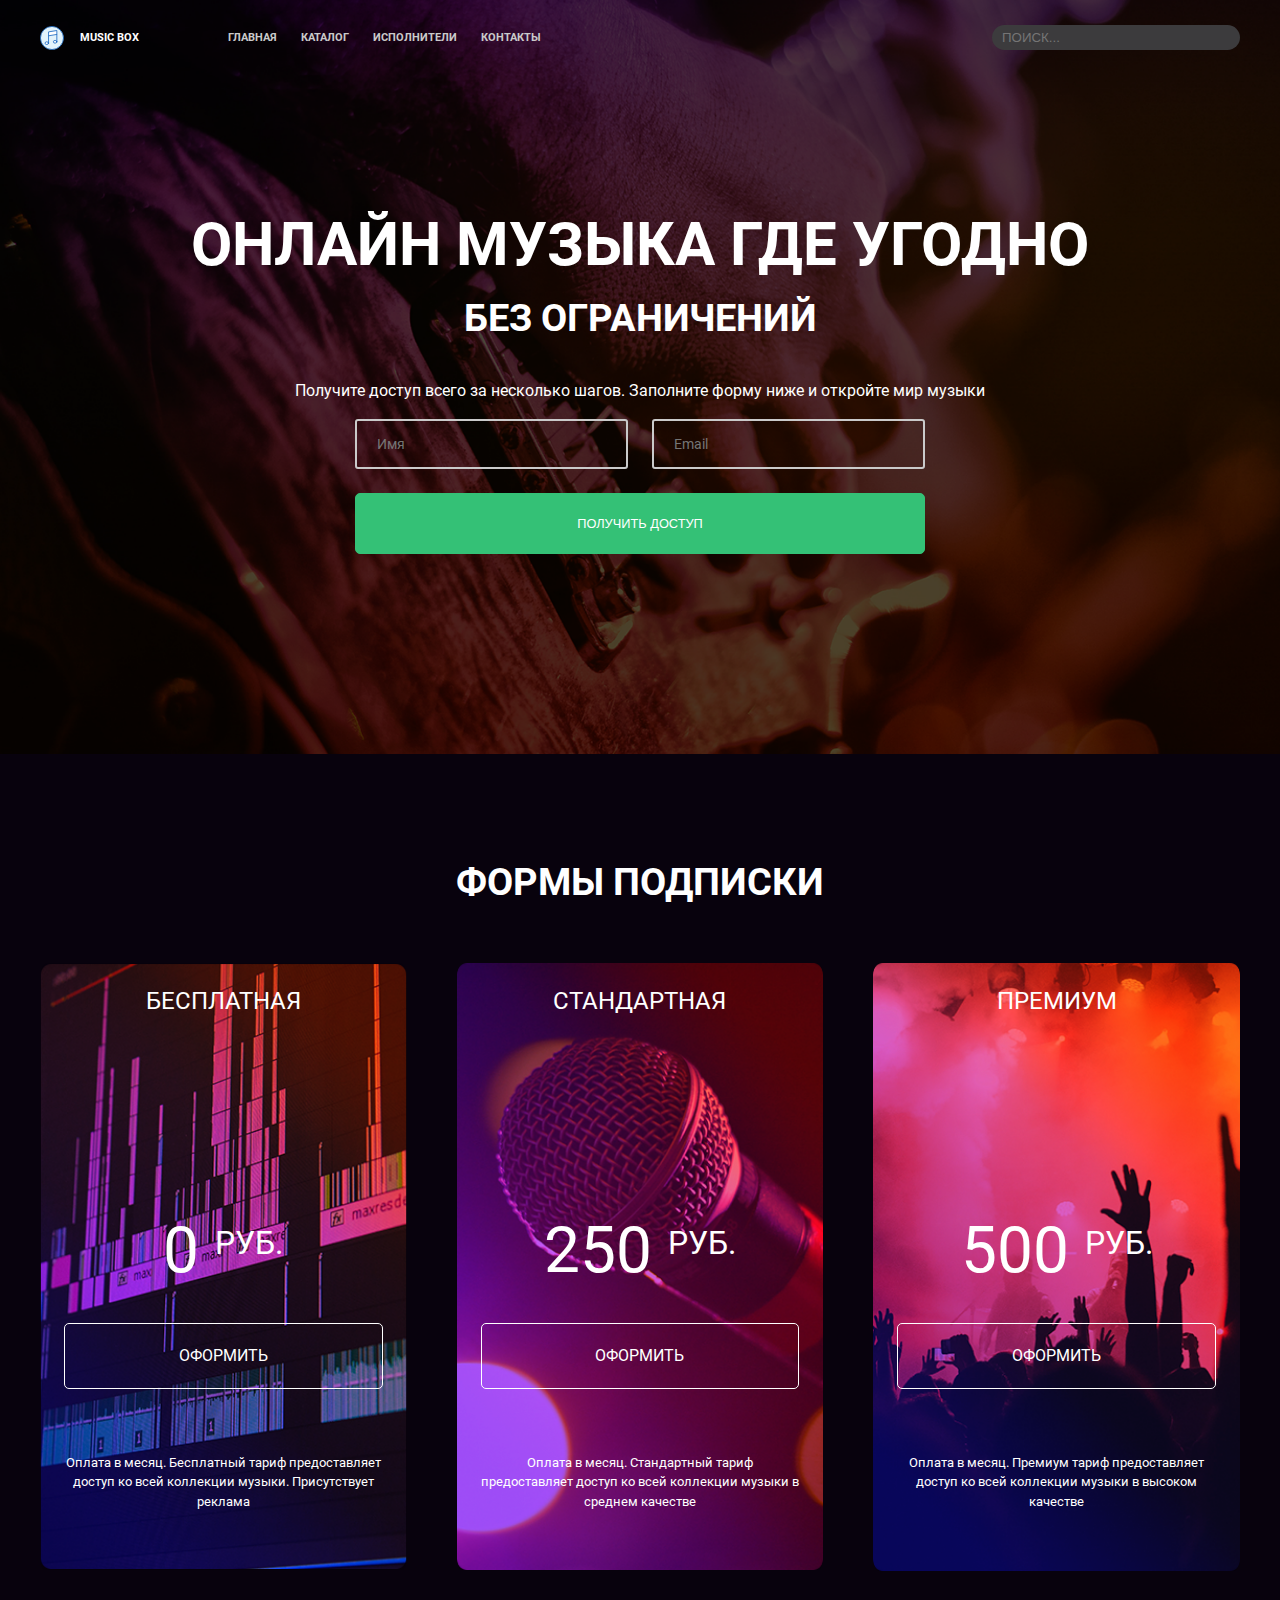
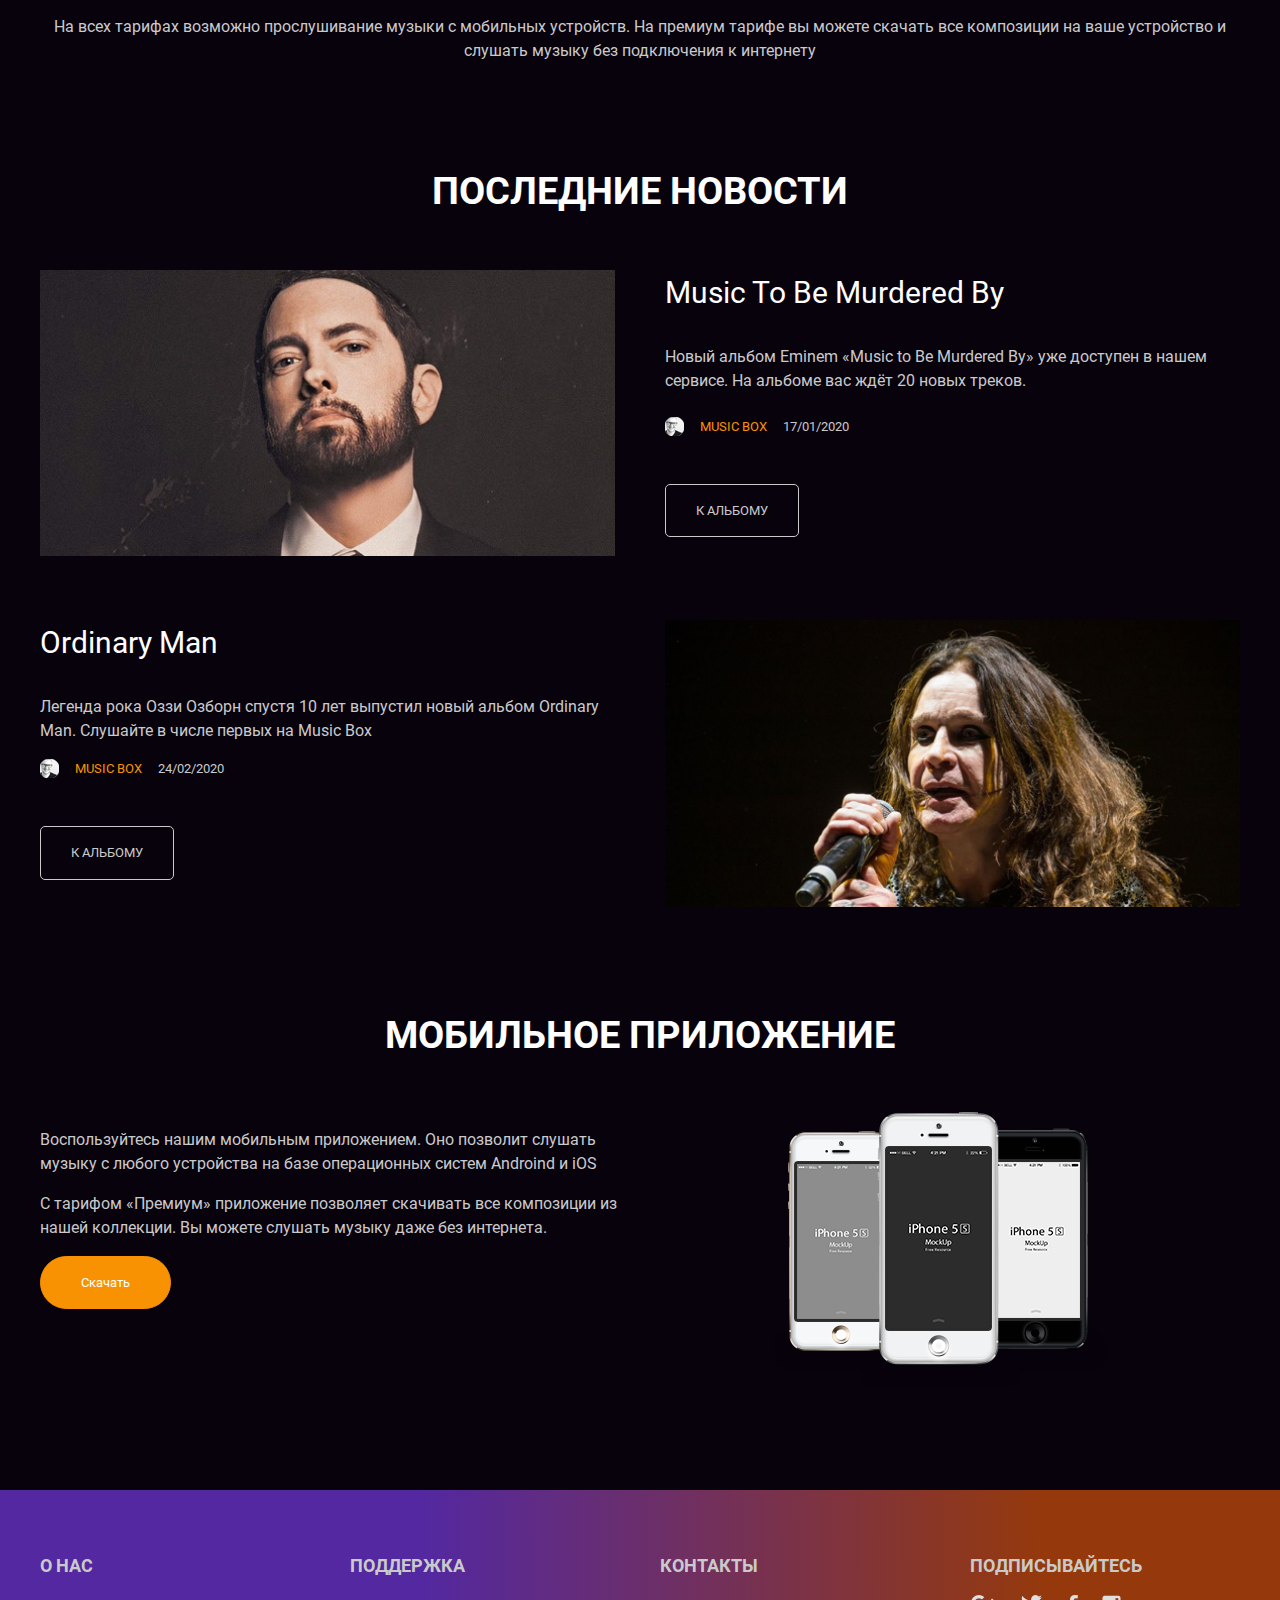
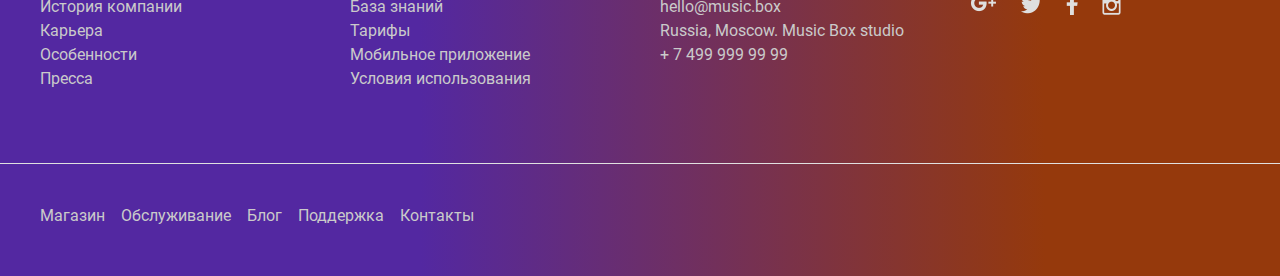
<file: src/index.html>
<!DOCTYPE html>
<html lang="ru">
<head>
  <meta charset="UTF-8">
  <meta name="viewport" content="width=device-width, initial-scale=1.0">
  <meta http-equiv="X-UA-Compatible" content="ie=edge">
  <link rel="stylesheet" href="./css/app.css">

  <title>Music Box - qwaz</title>

</head>
<body class="relative">
  <header class="absolute flex row-gap-16 justify-between header-position maxw-1240 w-100pr">
    <div class="logo-link flex no-wrap uppercase bold ml-20">
      <img class="logo mr-16" src="./images/logo.svg" alt="MusicBox Logo">
      <span class="header-text l-h-16">Music Box</span>
    </div>
    <nav class="navigation flex-grow ml-20"> 
      <ul class="header-text menu flex max-content column-gap-24 uppercase bold">
        <li class="l-h-16"><a class="menu-link" href="#">Главная</a></li>
        <li class="l-h-16"><a class="menu-link" href="#">Каталог</a></li>
        <li class="l-h-16"><a class="menu-link" href="artist.html">Исполнители</a></li>
        <li class="l-h-16"><a class="menu-link" href="#">Контакты</a></li>
      </ul>
    </nav>
    <form action="#" class="form-search mx-20">
      <label for="search" class="sr-only">Поиск</label>
      <input type="text" name="search" id="search" class="input-search uppercase pl-10" placeholder="Поиск...">
    </form>
  </header>
  <main>
    <section id="page-description" class="background-main py-200">
      <div class="mx-auto maxw-1240 px-20">
        <h1 class="bold uppercase center text-white">Онлайн музыка где угодно</h1>
        <h2 class="bold uppercase center mb-32-adaptive text-white">Без ограничений</h2>
        <p class="center mb-16 text-white text-size-16">Получите доступ всего за несколько шагов. Заполните форму ниже и откройте мир музыки</p>
        <form action="#" class="grid-form mx-auto maxw-570">
          <label for="user-name" class="sr-only">Имя пользователя:</label>
          <input type="text" name="user-name" id="user-name" class="input-main bold pl-20" placeholder="Имя">
          <label for="user-email" class="sr-only">E-mail:</label>
          <input type="e-mail" name="user-email" id="user-email" class="input-main bold pl-20" placeholder="Email">
          <button type="submit" class="btn btn-access btn-green uppercase span-2 text-small">Получить доступ</button>
        </form>
      </div>
    </section>
    <section id="page-pricing" class="px-20 mx-auto pt-100 maxw-1200">
      <h2 class="text-white uppercase bold center mb-48">Формы подписки</h2>
      <div class="prices grid mb-40">
        <div class="pricing-item bg-free">
          <h3 class="uppercase center text-white mb-200">Бесплатная</h3>
          <div class="pricing-container mb-40">
            <span class="pricing-value inline-block text-white mr-16">0</span>
            <span class="pricing-curency inline-block uppercase text-white">руб.</span>
          </div>
          <a href="#" class="btn btn-white uppercase text-size-16 mb-64">Оформить</a>
          <p class="pricing-footer center text-white text-small mb-40">Оплата в месяц. Бесплатный тариф предоставляет доступ ко всей коллекции музыки. Присутствует реклама</p>
        </div>
        <div class="pricing-item bg-standard">
          <h3 class="uppercase center text-white mb-200">Стандартная</h3>
          <div class="pricing-container mb-40">
            <span class="pricing-value inline-block text-white mr-16">250</span>
            <span class="pricing-curency inline-block uppercase text-white">руб.</span>
          </div>
          <a href="#" class="btn btn-white uppercase text-size-16 mb-64">Оформить</a>
          <p class="pricing-footer center text-white text-small mb-40">Оплата в месяц. Стандартный тариф предоставляет доступ ко всей коллекции музыки в среднем качестве</p>
        </div>
        <div class="pricing-item bg-premium">
          <h3 class="uppercase center text-white mb-200">Премиум</h3>
          <div class="pricing-container mb-40">
            <span class="pricing-value inline-block text-white mr-16">500</span>
            <span class="pricing-curency inline-block uppercase text-white">руб.</span>
          </div>
          <a href="#" class="btn btn-white uppercase text-size-16 mb-64">Оформить</a>
          <p class="pricing-footer center text-white text-small mb-40">Оплата в месяц. Премиум тариф предоставляет доступ ко всей коллекции музыки в высоком качестве</p>
        </div>
      </div>
      <p class="center text-size-16">На всех тарифах возможно прослушивание музыки с мобильных устройств. На премиум тарифе вы можете скачать все композиции на ваше устройство и слушать музыку без подключения к интернету</p>
    </section>
    <section id="page-news" class="px-20 mx-auto pt-100 maxw-1200">
      <h2 class="text-white uppercase bold center mb-50">Последние новости</h2>
      <div class="news-item grid-news">
        <img class="news-image mx-auto" src="./images/Music_to_Be_Murdered_By.png" alt="Eminem">
        <div class="news-content">
          <div class="news-body">
            <h3 class="news-heading text-white text-size-30-adaptive capitalized mb-30">Music to Be Murdered By</h3>
            <p class="text-size-16 mb-24">Новый альбом Eminem «Music to Be Murdered By» уже доступен в нашем сервисе. На альбоме вас ждёт 20 новых треков.</p>
          </div>
          <div class="news-footer">
            <div class="news-author flex no-wrap mb-48">
              <img class="w-19 mr-16" src="./images/avatar.png" alt="Автор">
              <span class="text-orange text-small mr-16">MUSIC BOX</span>
              <time class="text-small" datetime="2020-01-17">17/01/2020</time>
            </div>
            <a href="" class="btn btn-news text-small uppercase">К альбому</a>
          </div>
        </div>
      </div>
      <div class="news-item grid-news">
        <img class="news-image mx-auto" src="./images/Ordinary_Man.png" alt="Ozzy">
        <div class="news-content">
          <div class="news-body">
            <h3 class="news-heading text-white text-size-30-adaptive capitalized mb-30">Ordinary Man</h3>
            <p class="text-size-16 mb-16">Легенда рока Оззи Озборн спустя 10 лет выпустил новый альбом Ordinary Man. Слушайте в числе первых на Music Box</p>
          </div>
          <div class="news-footer">
            <div class="news-author flex no-wrap mb-48">
              <img class="w-19 mr-16" src="./images/avatar.png" alt="Автор">
              <span class="text-orange text-small mr-16">MUSIC BOX</span>
              <time class="text-small" datetime="2020-02-24">24/02/2020</time>
            </div>
            <a href="" class="btn btn-news text-small uppercase">К альбому</a>
          </div>
        </div>
      </div>
    </section>
    <section id="page-app" class="px-20 mx-auto pt-100 mb-100 maxw-1200">
      <h2 class="text-white uppercase bold center mb-48">Мобильное приложение</h2>
      <div class="flex app-flex">
        <img class="d-block mx-auto" src="./images/iphone.png" alt="iPhone">
        <div class="text-wrapper maxw-600">
          <p class="text-size-16 mt-16">Воспользуйтесь нашим мобильным приложением. Оно позволит слушать музыку с любого устройства на базе операционных систем Androind и iOS</p>
          <p class="text-size-16 mt-16 mb-16">С тарифом «Премиум» приложение позволяет скачивать все композиции из нашей коллекции. Вы можете слушать музыку даже без интернета.</p>
          <a href="" class="btn btn-app text-small text-white">Скачать</a>
        </div>
      </div>
    </section>
  </main>
  <footer class="bg-gradient">
    <div class="grid-footer  maxw-1200 mx-auto px-20 top-footer">
      <div class="link-list">
        <h2 class="h-size-18 bold uppercase mb-16">О нас</h2>
        <ul>
          <li class="text-size-16"><a class="menu-link" href="#">История компании</a></li>
          <li class="text-size-16"><a class="menu-link" href="#">Карьера</a></li>
          <li class="text-size-16"><a class="menu-link" href="#">Особенности</a></li>
          <li class="text-size-16"><a class="menu-link" href="#">Пресса</a></li>
        </ul>
      </div>
      <div class="link-list">
        <h2 class="h-size-18 bold uppercase mb-16">Поддержка</h2>
        <ul>
          <li class="text-size-16"><a class="menu-link" href="#">База знаний</a></li>
          <li class="text-size-16"><a class="menu-link" href="#">Тарифы</a></li>
          <li class="text-size-16"><a class="menu-link" href="#">Мобильное приложение</a></li>
          <li class="text-size-16"><a class="menu-link" href="#">Условия использования</a></li>
        </ul>
      </div>
      <div class="link-list">
        <h2 class="h-size-18 bold uppercase mb-16">Контакты</h2>
        <a class="menu-link text-size-16" href="mailto:hello@music.box">hello@music.box</a>
        <p class="text-size-16">Russia, Moscow. Music Box studio</p>
        <a class="menu-link" href="tel:+7499999999">+ 7 499 999 99 99</a>
      </div>
      <div class="link-list">
        <h2 class="h-size-18 bold uppercase mb-16">Подписывайтесь</h2>
        <div class="flex no-wrap column-gap-24">
          <a class="text-size-16 h-24" href="#"><img class="my-auto" src="./images/GooglePlus.png" alt="Google+"></a>
          <a class="text-size-16 h-24" href="#"><img src="./images/Twitter.png" alt="Twitter"></a>
          <a class="text-size-16 h-24" href="#"><img src="./images/Facebook.png" alt="Facebook"></a>
          <a class="text-size-16 h-24" href="#"><img src="./images/Instagram.png" alt="Instagram"></a>
        </div>
      </div>
    </div>
    <div class="footer-menu bottom-footer">
      <div class="flex flex-row-adaptive gap-16 maxw-1200 mx-auto px-20">
        <a class="menu-link d-block text-size-16" href="#">Магазин</a>
        <a class="menu-link d-block text-size-16" href="#">Обслуживание</a>
        <a class="menu-link d-block text-size-16" href="#">Блог</a>
        <a class="menu-link d-block text-size-16" href="#">Поддержка</a>
        <a class="menu-link d-block text-size-16" href="#">Контакты</a>
      </div>
    </div>
  </footer>
</body>
</html>
</file>
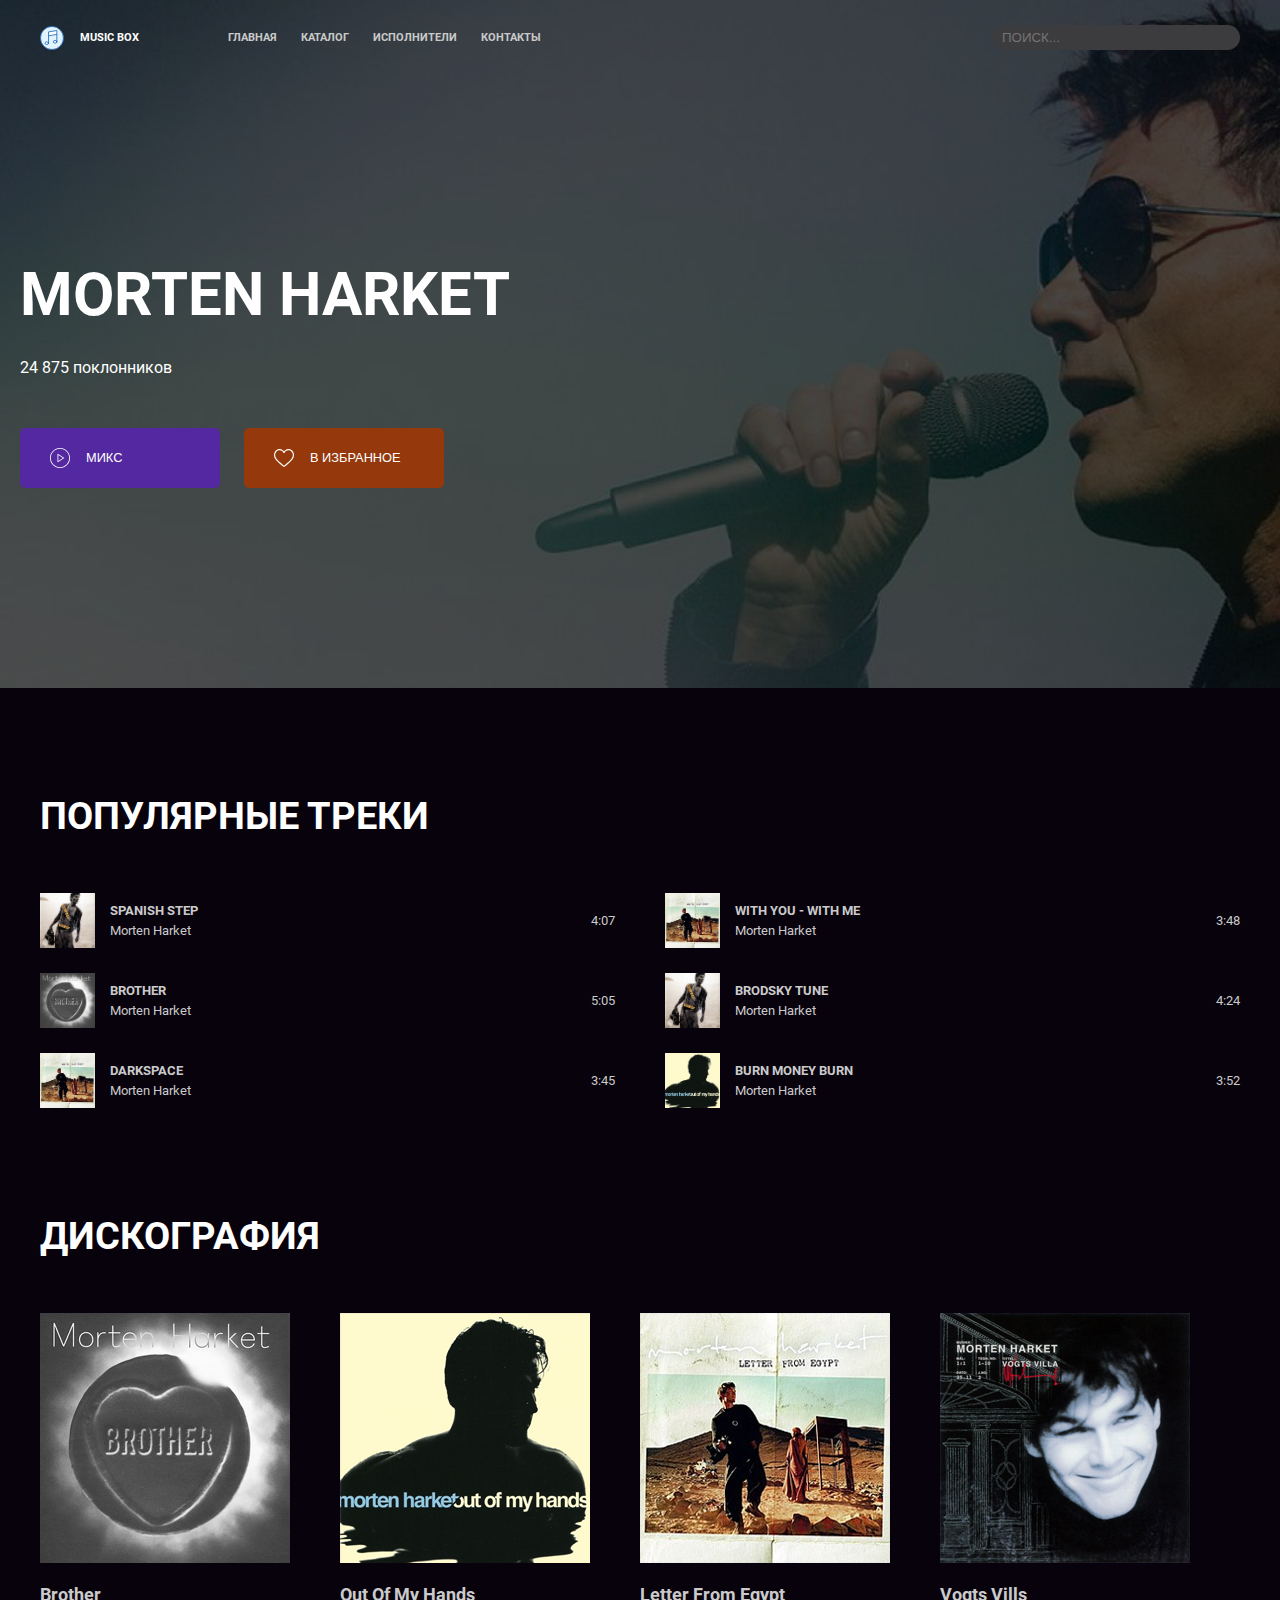
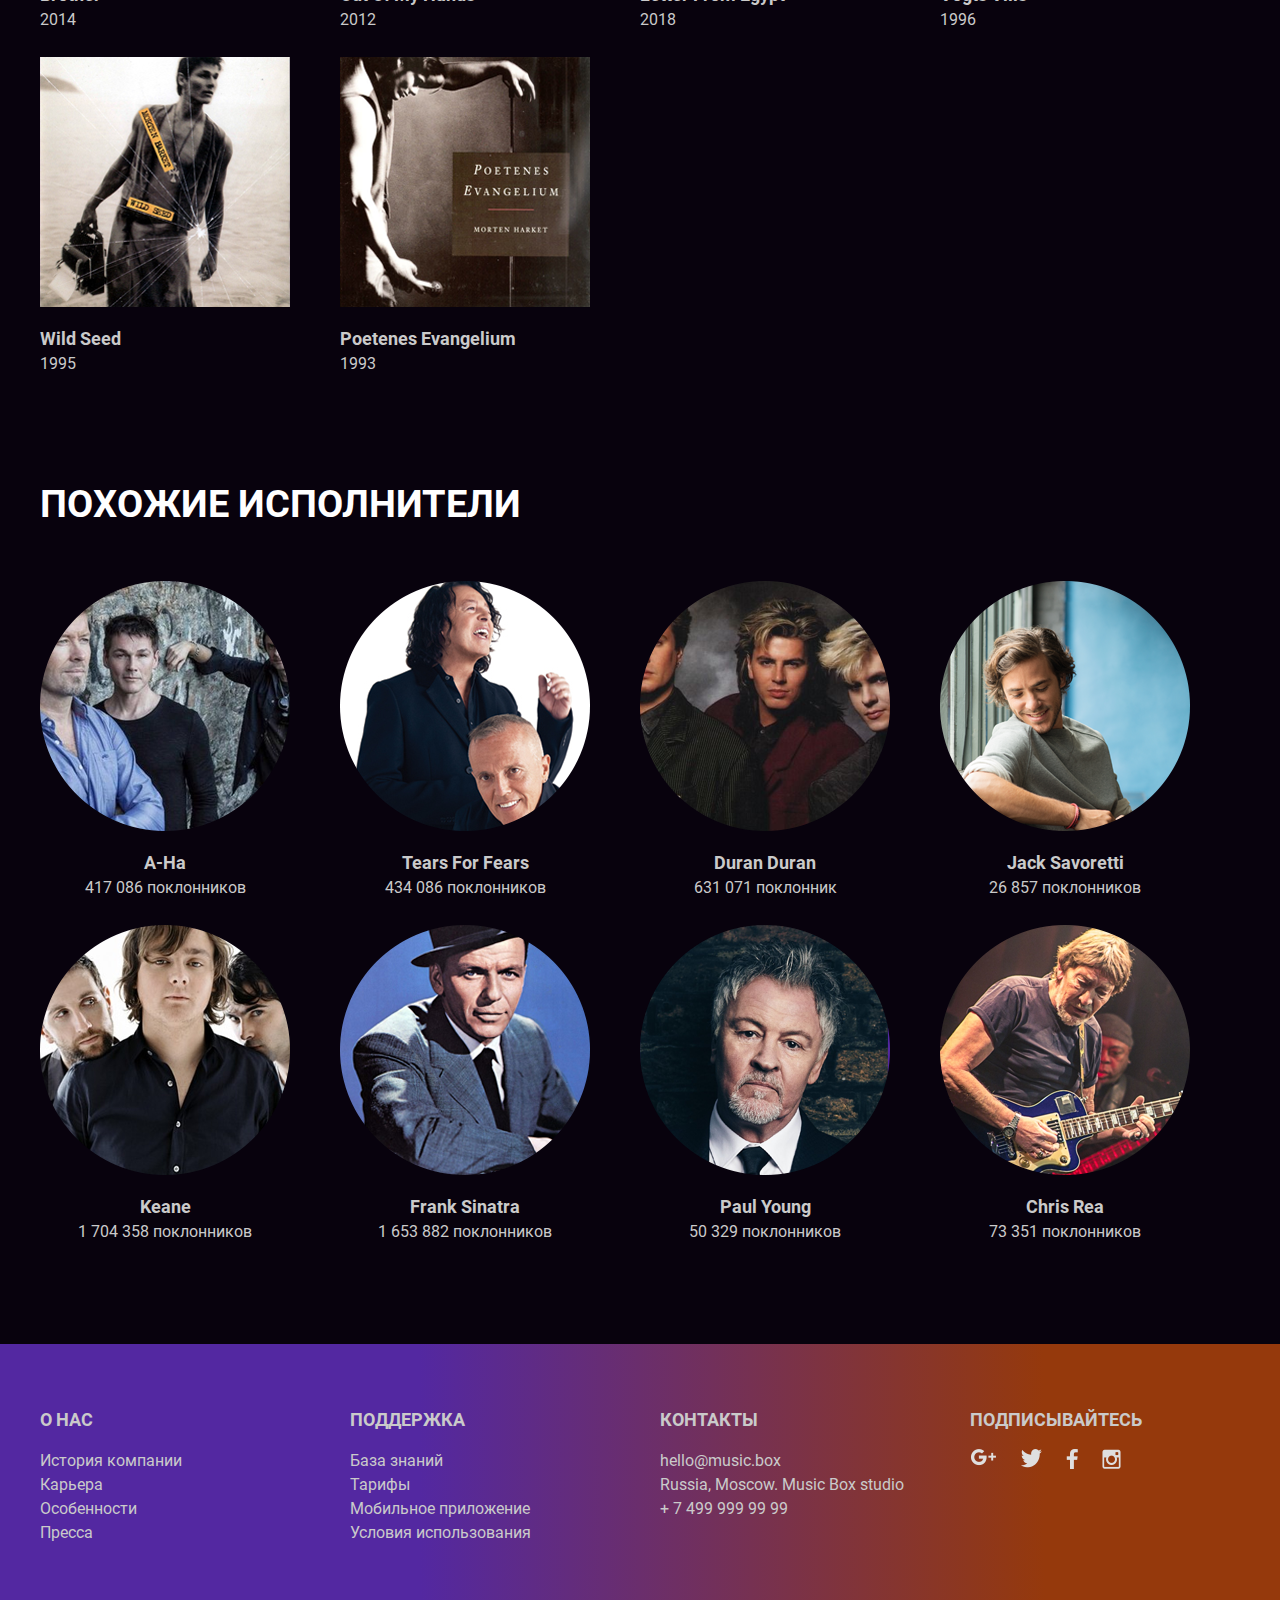
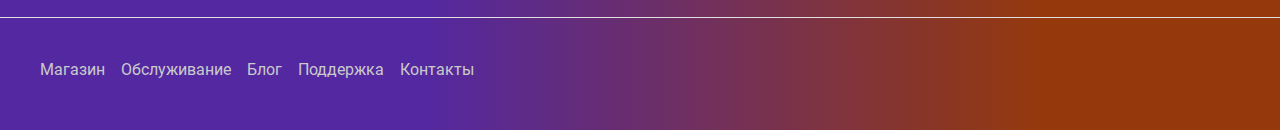
<file: src/artist.html>
<!DOCTYPE html>
<html lang="ru">

<head>
  <meta charset="UTF-8">
  <meta name="viewport" content="width=device-width, initial-scale=1.0">
  <meta http-equiv="X-UA-Compatible" content="ie=edge">
  <link rel="stylesheet" href="./css/artist.css">
  <title>Music Box - qwaz</title>

</head>

<body>
  <header class="absolute flex row-gap-16 justify-between header-position maxw-1240 w-100pr">
    <div class="logo-link flex no-wrap uppercase bold ml-20">
      <img class="logo mr-16" src="./images/logo.svg" alt="MusicBox Logo">
      <span class="header-text l-h-16">Music Box</span>
    </div>
    <nav class="navigation flex-grow ml-20">
      <ul class="header-text menu flex max-content column-gap-24 uppercase bold">
        <li class="l-h-16"><a class="menu-link" href="index.html">Главная</a></li>
        <li class="l-h-16"><a class="menu-link" href="#">Каталог</a></li>
        <li class="l-h-16"><a class="menu-link" href="#">Исполнители</a></li>
        <li class="l-h-16"><a class="menu-link" href="#">Контакты</a></li>
      </ul>
    </nav>
    <form action="#" class="form-search mx-20">
      <label for="search" class="sr-only">Поиск</label>
      <input type="text" name="search" id="search" class="input-search uppercase pl-10" placeholder="Поиск...">
    </form>
  </header>
  <!-- Main section -->
  <main>
    <section id="page-description" class="background-artist py-200">
      <div class="mx-auto maxw-1240 px-20">
        <h1 class="bold uppercase text-white mb-16 mt-50-adaptive">Morten Harket</h1>
        <p class="mb-16 text-white text-size-16 mb-48">24 875 поклонников</p>
        <div class="flex column-gap-24 row-gap-24">
          <button class="btn btn-purple flex text-small uppercase w-200 py-20 px-30" type="button">
            <img class="btn-icon mr-16" src="./images/play-button.svg" alt="Play">Микс
          </button>
          <button class="btn btn-red flex text-small uppercase w-200 py-20 px-30" type="button">
            <img class="btn-icon mr-16" src="./images/heart.svg" alt="Add to Favorites">В избранное
          </button>
        </div>
      </div>
    </section>
    <section id="page-popular-track" class="px-20 mx-auto pt-100 maxw-1200">
      <h2 class="bold uppercase text-white mb-48">Популярные треки</h2>
      <div class="grid-tracks">
        <div class="popular-track grid-track-item">
          <img class="album-cover-small" src="./images/Wild_Seed.png" alt="Wild Seed album">
          <div class="max-content">
            <h3 class="text-small uppercase bold">Spanish Step</h3>
            <p class="artist-name text-small">Morten Harket</p>
          </div>
          <div class="track-duration text-small max-content">4:07</div>
        </div>
        <div class="popular-track grid-track-item">
          <img class="album-cover-small" src="./images/Letter_from_Egypt.png" alt="Letter from Egypt">
          <div class=" max-content">
            <h3 class="text-small uppercase bold">With You - With Me</h3>
            <p class="artist-name text-small">Morten Harket</p>
          </div>
          <div class="track-duration text-small">3:48</div>
        </div>
        <div class="popular-track grid-track-item">
          <img class="album-cover-small" src="./images/Brother.png" alt="Brother album">
          <div class="max-content">
            <h3 class="text-small uppercase bold">Brother</h3>
            <p class="artist-name text-small">Morten Harket</p>
          </div>
          <div class="track-duration text-small">5:05</div>
        </div>
        <div class="popular-track grid-track-item">
          <img class="album-cover-small" src="./images/Wild_Seed.png" alt="Wild Seed album">
          <div class="max-content">
            <h3 class="text-small uppercase bold">Brodsky Tune</h3>
            <p class="artist-name text-small">Morten Harket</p>
          </div>
          <div class="track-duration text-small">4:24</div>
        </div>
        <div class="popular-track grid-track-item">
          <img class="album-cover-small" src="./images/Letter_from_Egypt.png" alt="Letter from Egypt album">
          <div class="max-content">
            <h3 class="text-small uppercase bold">Darkspace</h3>
            <p class="artist-name text-small">Morten Harket</p>
          </div>
          <div class="track-duration text-small">3:45</div>
        </div>
        <div class="popular-track grid-track-item">
          <img class="album-cover-small" src="./images/Out_of_My_Hands.png" alt="Out of My Hands album">
          <div class="max-content">
            <h3 class="text-small uppercase bold">Burn Money Burn</h3>
            <p class="artist-name text-small">Morten Harket</p>
          </div>
          <div class="track-duration text-small">3:52</div>
        </div>
      </div>
    </section>
    <section id="page-discography" class="px-20 mx-auto pt-100 maxw-1200">
      <h2 class="bold uppercase text-white mb-48">Дискография</h2>
      <div class="grid-discography">
        <div class="discography-item">
          <img class="discography-cover" src="./images/Brother.png" alt="Brother album">
          <h3 class="h-size-18 bold capitalized mt-18">Brother</h3>
          <p class="text-size-16">2014</p>
        </div>
        <div class="discography-item">
          <img class="discography-cover" src="./images/Out_of_My_Hands.png" alt="Out Of My Hands album">
          <h3 class="h-size-18 bold capitalized mt-18">Out Of My Hands</h3>
          <p class="text-size-16">2012</p>
        </div>
        <div class="discography-item">
          <img class="discography-cover" src="./images/Letter_from_Egypt.png" alt="Letter From Egypt album">
          <h3 class="h-size-18 bold capitalized mt-18">Letter From Egypt</h3>
          <p class="text-size-16">2018</p>
        </div>
        <div class="discography-item">
          <img class="discography-cover" src="./images/Vogts_Villa.png" alt="Vogts Vills album">
          <h3 class="h-size-18 bold capitalized mt-18">Vogts Vills</h3>
          <p class="text-size-16">1996</p>
        </div>
        <div class="discography-item">
          <img class="discography-cover" src="./images/Wild_Seed.png" alt="Wild Seed album">
          <h3 class="h-size-18 bold capitalized mt-18">Wild Seed</h3>
          <p class="text-size-16">1995</p>
        </div>
        <div class="discography-item">
          <img class="discography-cover" src="./images/Poetenes_Evangelium.png" alt="Poetenes Evangelium album">
          <h3 class="h-size-18 bold capitalized mt-18">Poetenes Evangelium</h3>
          <p class="text-size-16">1993</p>
        </div>
      </div>
    </section>
    <section id="page-similar" class="px-20 mx-auto pt-100 mb-100 maxw-1200">
      <h2 class="bold uppercase text-white mb-48">Похожие исполнители</h2>
      <div class="grid-discography">
        <div class="discography-item">
          <img class="discography-cover" src="./images/A-ha.png" alt="A-Ha">
          <h3 class="h-size-18 bold center capitalized mt-18">A-Ha</h3>
          <p class="text-size-16 center">417 086 поклонников</p>
        </div>
        <div class="discography-item">
          <img class="discography-cover" src="./images/Tears_for_Fears.png" alt="Tears For Fears">
          <h3 class="h-size-18 bold center capitalized mt-18">Tears For Fears</h3>
          <p class="text-size-16 center">434 086 поклонников</p>
        </div>
        <div class="discography-item">
          <img class="discography-cover" src="./images/Duran_Duran.png" alt="Duran Duran">
          <h3 class="h-size-18 bold center capitalized mt-18">Duran Duran</h3>
          <p class="text-size-16 center">631 071 поклонник</p>
        </div>
        <div class="discography-item">
          <img class="discography-cover" src="./images/Jack_Savoretti.png" alt="Jack Savoretti">
          <h3 class="h-size-18 bold center capitalized mt-18">Jack Savoretti</h3>
          <p class="text-size-16 center">26 857 поклонников</p>
        </div>
        <div class="discography-item">
          <img class="discography-cover" src="./images/Keane.png" alt="Keane">
          <h3 class="h-size-18 bold center capitalized mt-18">Keane</h3>
          <p class="text-size-16 center">1 704 358 поклонников</p>
        </div>
        <div class="discography-item">
          <img class="discography-cover" src="./images/Frank_Sinatra.png" alt="Frank Sinatra">
          <h3 class="h-size-18 bold center capitalized mt-18">Frank Sinatra</h3>
          <p class="text-size-16 center">1 653 882 поклонников</p>
        </div>
        <div class="discography-item">
          <img class="discography-cover" src="./images/Paul_Young.png" alt="Paul Young">
          <h3 class="h-size-18 bold center capitalized mt-18">Paul Young</h3>
          <p class="text-size-16 center">50 329 поклонников</p>
        </div>
        <div class="discography-item">
          <img class="discography-cover" src="./images/Chris_Rea.png" alt="Chris Rea">
          <h3 class="h-size-18 bold center capitalized mt-18">Chris Rea</h3>
          <p class="text-size-16 center">73 351 поклонников</p>
        </div>
      </div>
    </section>
  </main>
  <!-- Footer -->
  <footer class="bg-gradient">
    <div class="grid-footer  maxw-1200 mx-auto px-20 top-footer">
      <div class="link-list">
        <h2 class="h-size-18 bold uppercase mb-16">О нас</h2>
        <ul>
          <li class="text-size-16"><a class="menu-link" href="#">История компании</a></li>
          <li class="text-size-16"><a class="menu-link" href="#">Карьера</a></li>
          <li class="text-size-16"><a class="menu-link" href="#">Особенности</a></li>
          <li class="text-size-16"><a class="menu-link" href="#">Пресса</a></li>
        </ul>
      </div>
      <div class="link-list">
        <h2 class="h-size-18 bold uppercase mb-16">Поддержка</h2>
        <ul>
          <li class="text-size-16"><a class="menu-link" href="#">База знаний</a></li>
          <li class="text-size-16"><a class="menu-link" href="#">Тарифы</a></li>
          <li class="text-size-16"><a class="menu-link" href="#">Мобильное приложение</a></li>
          <li class="text-size-16"><a class="menu-link" href="#">Условия использования</a></li>
        </ul>
      </div>
      <div class="link-list">
        <h2 class="h-size-18 bold uppercase mb-16">Контакты</h2>
        <a class="menu-link text-size-16" href="mailto:hello@music.box">hello@music.box</a>
        <p class="text-size-16">Russia, Moscow. Music Box studio</p>
        <a class="menu-link" href="tel:+7499999999">+ 7 499 999 99 99</a>
      </div>
      <div class="link-list">
        <h2 class="h-size-18 bold uppercase mb-16">Подписывайтесь</h2>
        <div class="flex no-wrap column-gap-24">
          <a class="text-size-16 h-24" href="#"><img class="my-auto" src="./images/GooglePlus.png" alt="Google+"></a>
          <a class="text-size-16 h-24" href="#"><img src="./images/Twitter.png" alt="Twitter"></a>
          <a class="text-size-16 h-24" href="#"><img src="./images/Facebook.png" alt="Facebook"></a>
          <a class="text-size-16 h-24" href="#"><img src="./images/Instagram.png" alt="Instagram"></a>
        </div>
      </div>
    </div>
    <div class="footer-menu bottom-footer">
      <div class="flex flex-row-adaptive gap-16 maxw-1200 mx-auto px-20">
        <a class="menu-link d-block text-size-16" href="#">Магазин</a>
        <a class="menu-link d-block text-size-16" href="#">Обслуживание</a>
        <a class="menu-link d-block text-size-16" href="#">Блог</a>
        <a class="menu-link d-block text-size-16" href="#">Поддержка</a>
        <a class="menu-link d-block text-size-16" href="#">Контакты</a>
      </div>
    </div>
  </footer>
</body>

</html>
</file>
<file: src/css/app.css>
.bg-free {
  background: no-repeat center/contain url("../images/subscribe_1.png");
}

.bg-standard {
  background: no-repeat center/contain url("../images/subscribe_2.png");
}

.bg-premium {
  background: no-repeat center/contain url("../images/subscribe_3.png");
}

/* Fonts: */
@font-face {
  font-weight: 400;
  font-family: "Roboto";
  src: url("../fonts/Roboto-Regular.ttf");
}
@font-face {
  font-weight: 500;
  font-family: "Roboto";
  src: url("../fonts/Roboto-Medium.ttf");
}
@font-face {
  font-weight: 700;
  font-family: "Roboto";
  src: url("../fonts/Roboto-Bold.ttf");
}
/* Reset styles: */
/* http://meyerweb.com/eric/tools/css/reset/
  v2.0 | 20110126
  License: none (public domain)
*/
html,
body,
div,
span,
applet,
object,
iframe,
h1,
h2,
h3,
h4,
h5,
h6,
p,
blockquote,
pre,
a,
abbr,
acronym,
address,
big,
cite,
code,
del,
dfn,
em,
img,
ins,
kbd,
q,
s,
samp,
small,
strike,
strong,
sub,
sup,
tt,
var,
b,
u,
i,
center,
dl,
dt,
dd,
ol,
ul,
li,
fieldset,
form,
label,
legend,
table,
caption,
tbody,
tfoot,
thead,
tr,
th,
td,
article,
aside,
canvas,
details,
embed,
figure,
figcaption,
footer,
header,
hgroup,
menu,
nav,
output,
ruby,
section,
summary,
time,
mark,
audio,
video {
  margin: 0;
  padding: 0;
  font: inherit;
  font-size: 100%;
  vertical-align: baseline;
  border: 0;
}

/* HTML5 display-role reset for older browsers */
article,
aside,
details,
figcaption,
figure,
footer,
header,
hgroup,
menu,
nav,
section {
  display: block;
}

body {
  line-height: 1;
}

ol,
ul {
  list-style: none;
}

blockquote,
q {
  quotes: none;
}

blockquote::before, blockquote::after {
  content: "";
  content: none;
}

q::before, q::after {
  content: "";
  content: none;
}

table {
  border-collapse: collapse;
  border-spacing: 0;
}

button {
  background-color: transparent;
  border: 0;
  outline: none;
  cursor: pointer;
}

.grid-form {
  display: grid;
  grid-column-gap: 24px;
  grid-template-columns: repeat(auto-fit, minmax(273px, 1fr));
  justify-content: space-between;
  column-gap: 24px;
}

.grid {
  display: grid;
  grid-gap: 50px;
  grid-template-columns: repeat(auto-fit, minmax(366px, 1fr));
  gap: 50px;
  align-items: center;
  justify-content: space-between;
}

.grid-news {
  display: grid;
  grid-row-gap: 64px;
  grid-column-gap: 50px;
  grid-template-areas: "image content";
  grid-template-columns: repeat(auto-fit, minmax(366px, 1fr));
  justify-content: space-between;
  margin-bottom: 64px;
  column-gap: 50px;
  row-gap: 64px;
}
@media screen and (max-width: 768px) {
  .grid-news {
    grid-row-gap: 50px;
    grid-template-areas: "image" "content";
    row-gap: 50px;
  }
}

.grid-news:nth-of-type(2n) {
  grid-template-areas: "content image";
}
@media screen and (max-width: 768px) {
  .grid-news:nth-of-type(2n) {
    grid-row-gap: 50px;
    grid-template-areas: "image" "content";
    row-gap: 50px;
  }
}

.grid-news:last-of-type {
  margin-bottom: 0;
}

.grid-footer {
  display: grid;
  grid-row-gap: 30px;
  grid-column-gap: 40px;
  grid-template-columns: repeat(auto-fit, minmax(270px, 1fr));
  column-gap: 40px;
  row-gap: 30px;
}

.grid-tracks {
  display: grid;
  grid-row-gap: 25px;
  grid-column-gap: 50px;
  grid-template-columns: repeat(auto-fit, minmax(400px, 1fr));
  justify-content: space-between;
  column-gap: 50px;
  row-gap: 25px;
}
@media screen and (max-width: 414px) {
  .grid-tracks {
    grid-template-columns: repeat(auto-fit, minmax(270px, 1fr));
  }
}

.grid-track-item {
  display: grid;
  grid-gap: 15px;
  grid-template-columns: max-content max-content 1fr;
  gap: 15px;
  align-items: center;
  justify-content: right;
}

.grid-discography {
  display: grid;
  grid-row-gap: 25px;
  grid-column-gap: 50px;
  grid-template-columns: repeat(auto-fit, 250px);
  column-gap: 50px;
  row-gap: 25px;
}
@media screen and (max-width: 414px) {
  .grid-discography {
    grid-template-columns: repeat(auto-fit, 137px);
  }
}

.span-1 {
  grid-column: span 1;
}

.column-start-1 {
  grid-column-start: 1;
}

.column-end-1 {
  grid-column-end: 1;
}

.span-2 {
  grid-column: span 2;
}

.column-start-2 {
  grid-column-start: 2;
}

.column-end-2 {
  grid-column-end: 2;
}

.span-3 {
  grid-column: span 3;
}

.column-start-3 {
  grid-column-start: 3;
}

.column-end-3 {
  grid-column-end: 3;
}

.span-4 {
  grid-column: span 4;
}

.column-start-4 {
  grid-column-start: 4;
}

.column-end-4 {
  grid-column-end: 4;
}

.span-5 {
  grid-column: span 5;
}

.column-start-5 {
  grid-column-start: 5;
}

.column-end-5 {
  grid-column-end: 5;
}

.span-6 {
  grid-column: span 6;
}

.column-start-6 {
  grid-column-start: 6;
}

.column-end-6 {
  grid-column-end: 6;
}

.span-7 {
  grid-column: span 7;
}

.column-start-7 {
  grid-column-start: 7;
}

.column-end-7 {
  grid-column-end: 7;
}

.span-8 {
  grid-column: span 8;
}

.column-start-8 {
  grid-column-start: 8;
}

.column-end-8 {
  grid-column-end: 8;
}

.span-9 {
  grid-column: span 9;
}

.column-start-9 {
  grid-column-start: 9;
}

.column-end-9 {
  grid-column-end: 9;
}

.span-10 {
  grid-column: span 10;
}

.column-start-10 {
  grid-column-start: 10;
}

.column-end-10 {
  grid-column-end: 10;
}

.span-11 {
  grid-column: span 11;
}

.column-start-11 {
  grid-column-start: 11;
}

.column-end-11 {
  grid-column-end: 11;
}

.span-12 {
  grid-column: span 12;
}

.column-start-12 {
  grid-column-start: 12;
}

.column-end-12 {
  grid-column-end: 12;
}

body {
  position: relative;
  min-width: 320px;
  color: #cacaca;
  font: 400 16px/1.5 "Roboto", sans-serif;
  background: #08020d;
}

h1 {
  font-size: 60px;
  line-height: 90px;
}
@media screen and (max-width: 609px) {
  h1 {
    margin-top: 50px;
    font-size: 45px;
    line-height: 57px;
  }
}
@media screen and (max-width: 414px) {
  h1 {
    font-size: 30px;
    line-height: 45px;
  }
}

h2 {
  font-size: 38px;
  line-height: 57px;
}
@media screen and (max-width: 609px) {
  h2 {
    font-size: 27px;
    line-height: 43px;
  }
}
@media screen and (max-width: 414px) {
  h2 {
    font-size: 18px;
    line-height: 27px;
  }
}

h3 {
  font-size: 24px;
  line-height: 36px;
}
@media screen and (max-width: 414px) {
  h3 {
    font-size: 16px;
    line-height: 24px;
  }
}

.btn {
  box-sizing: border-box;
  padding: 20px 30px;
  color: #fff;
  text-align: center;
  text-decoration: none;
  border-radius: 5px;
}
.btn-green {
  background-color: #34c176;
  border: 1px solid #34c176;
}
.btn-green:hover {
  background-color: #268e56;
}
@media screen and (max-width: 609px) {
  .btn-access {
    grid-column: span 1;
  }
}
.btn-white {
  display: block;
  width: 100%;
  border: solid 1px #fff;
}
.btn-white:hover {
  background-color: rgba(255, 255, 255, 0.2);
}
.btn-app {
  display: block;
  width: max-content;
  padding: 16px 40px;
  background-color: #f89202;
  border: solid 1px #f89202;
  border-radius: 32px;
}
.btn-news {
  display: inline-block;
  padding: 16px 30px;
  color: #cacaca;
  border: solid 1px #cacaca;
}
.btn-news:hover {
  background-color: rgba(202, 202, 202, 0.2);
}

/* Atomic styles: */
.maxw-1200 {
  max-width: 1200px;
}

.maxw-1240 {
  max-width: 1240px;
}

.maxw-570 {
  max-width: 570px;
}

.maxw-600 {
  max-width: 600px;
}

.w-200 {
  width: 200px;
}

.w-19 {
  width: 19px;
}

.px-20 {
  padding-right: 20px;
  padding-left: 20px;
}

.px-30 {
  padding-right: 30px;
  padding-left: 30px;
}

.py-20 {
  padding-top: 20px;
  padding-bottom: 20px;
}

.py-21 {
  padding: 21px 0;
}

.py-200 {
  padding-top: 200px;
  padding-bottom: 200px;
}

.py-100 {
  padding-top: 100px;
  padding-bottom: 100px;
}

.pl-10 {
  padding-left: 10px;
}

.pl-20 {
  padding-left: 20px;
}

.pt-16 {
  padding-top: 16px;
}

.pt-100 {
  padding-top: 100px;
}

.pt-250 {
  padding-top: 250px;
}

.pb-200 {
  padding-bottom: 200px;
}

.mx-auto {
  margin: 0 auto;
}

.mx-20 {
  margin: 0 20px;
}

.my-auto {
  margin: auto 0;
}

.ml-16 {
  margin-left: 16px;
}

.ml-20 {
  margin-left: 20px;
}

.ml-24 {
  margin-left: 24px;
}

.ml-144 {
  margin-left: 144px;
}

.mr-16 {
  margin-right: 16px;
}

.mr-20 {
  margin-right: 20px;
}

.mr-24 {
  margin-right: 24px;
}

.mr-123 {
  margin-right: 123px;
}

.mt-16 {
  margin-top: 16px;
}

.mt-18 {
  margin-top: 18px;
}

.mt-50-adaptive {
  margin-top: 50px;
}
@media screen and (max-width: 609px) {
  .mt-50-adaptive {
    margin-top: 25px;
  }
}

.mb-16 {
  margin-bottom: 16px;
}

.mb-24 {
  margin-bottom: 24px;
}

.mb-30 {
  margin-bottom: 30px;
}

.mb-32 {
  margin-bottom: 32px;
}

.mb-40 {
  margin-bottom: 40px;
}

.mb-48 {
  margin-bottom: 48px;
}

.mb-50 {
  margin-bottom: 50px;
}

.mb-64 {
  margin-bottom: 64px;
}

.mb-100 {
  margin-bottom: 100px;
}

.mb-200 {
  margin-bottom: 200px;
}

.mb-32-adaptive {
  margin-bottom: 32px;
}
@media screen and (max-width: 609px) {
  .mb-32-adaptive {
    margin-bottom: 16px;
  }
}

.w-100pr {
  width: 100%;
}

.absolute {
  position: absolute;
}

.relative {
  position: relative;
}

.flex {
  display: flex;
  flex-wrap: wrap;
  align-items: center;
}

.flex-row-adaptive {
  flex-direction: row;
}
@media screen and (max-width: 414px) {
  .flex-row-adaptive {
    flex-direction: column;
    align-items: flex-start;
  }
}

.gap-16 {
  row-gap: 16px;
  column-gap: 16px;
}

.row-gap-3 {
  row-gap: 7px;
}

.row-gap-17 {
  row-gap: 17px;
}

.row-gap-16 {
  row-gap: 16px;
}

.row-gap-24 {
  row-gap: 24px;
}

.column-gap-24 {
  column-gap: 24px;
}

.justify-between {
  justify-content: space-between;
}

.flex-grow {
  flex-grow: 1;
}

.self-right {
  justify-self: right;
}

.capitalized {
  text-transform: capitalize;
}

.uppercase {
  text-transform: uppercase;
}

.center {
  text-align: center;
}

.bold {
  font-weight: 700;
}

.no-wrap {
  flex-wrap: nowrap;
}

.sr-only {
  position: absolute;
  width: 1px;
  height: 1px;
  margin: -1px;
  padding: 0;
  overflow: hidden;
  white-space: nowrap;
  border: 0;
  clip: rect(0, 0, 0, 0);
}

.d-block {
  display: block;
}

.inline-block {
  display: inline-block;
}

.text-white {
  color: #fff;
}

.text-orange {
  color: #f89202;
}

.text-small {
  font-size: 12.8px;
  line-height: 1.5;
}

.text-size-16 {
  font-size: 16px;
  line-height: 1.5;
}

.text-size-24 {
  font-size: 24px;
}

.text-size-30-adaptive {
  font-size: 30px;
  line-height: 1.5;
}
@media screen and (max-width: 768px) {
  .text-size-30-adaptive {
    font-size: 24px;
  }
}
@media screen and (max-width: 609px) {
  .text-size-30-adaptive {
    font-size: 16px;
  }
}

.text-size-32 {
  font-size: 32px;
}

.text-size-40 {
  font-size: 40px;
}

.text-size-48 {
  font-size: 48px;
}

.text-size-56 {
  font-size: 56px;
}

.text-size-64 {
  font-size: 64px;
}

.h-size-18 {
  font-size: 18px;
  line-height: 1.5;
}

.max-content {
  width: max-content;
}

.border-box {
  box-sizing: border-box;
}

.h-24 {
  height: 24px;
}

.header-position {
  top: 25px;
  left: 50%;
  transform: translateX(-50%);
}

.logo-link {
  min-width: 168px;
  color: #fff;
  text-decoration: none;
}

.logo {
  width: 24px;
}

.header-text {
  font-size: 11px;
  line-height: 13px;
}

.navigation {
  min-width: 340px;
}

@media screen and (max-width: 414px) {
  .menu {
    flex-direction: column;
    align-items: flex-start;
  }
}

.menu-link {
  color: #cacaca;
  text-decoration: none;
}

.menu-link:visited {
  color: #cacaca;
}

.menu-link:hover {
  color: #e0e0e0;
}

.form-search {
  box-sizing: border-box;
  min-width: 248px;
  line-height: 15px;
}
@media screen and (max-width: 609px) {
  .form-search {
    width: 100%;
  }
}

.input-search {
  box-sizing: border-box;
  width: 100%;
  height: 25px;
  color: #757575;
  font: 400 13.3px/15px "Arial", sans-serif;
  background-color: #3c3b3d;
  border: none;
  border-radius: 12.5px;
}

.l-h-16 {
  line-height: 16px;
}

.background-main {
  background: no-repeat center/cover url("../images/banner.png");
}

.input-main {
  box-sizing: border-box;
  max-width: 100%;
  min-height: 50px;
  margin-bottom: 1.5rem;
  color: #fff;
  font: 400 14px/16px "Roboto", sans-serif;
  background-color: transparent;
  border: solid 2px #cacaca;
  border-radius: 3px;
}

.pricing-item {
  box-sizing: border-box;
  padding: 24px;
  border-radius: 16px;
}
@media screen and (max-width: 414px) {
  .pricing-item {
    padding-top: 16px;
  }
}

.pricing-container {
  display: flex;
  align-items: flex-start;
  justify-content: center;
}

.pricing-value {
  font: 400 64px/1em "Roboto", sans-serif;
}

.pricing-curency {
  font: 400 32px/1.5 "Roboto", sans-serif;
}

.news-image {
  grid-area: image;
  width: 100%;
}

.news-content {
  grid-area: content;
}

.news-author {
  vertical-align: middle;
}

@media screen and (max-width: 768px) {
  .news-heading {
    margin-bottom: 16px;
  }
}

.app-img {
  display: flex;
  align-items: center;
  justify-content: center;
  box-sizing: border-box;
  width: 50%;
  padding-left: 20px;
}
@media screen and (max-width: 768px) {
  .app-img {
    float: none;
    width: 100%;
    padding: 0;
  }
}

.app-flex {
  flex-direction: row-reverse;
  align-items: flex-start;
}
@media screen and (max-width: 609px) {
  .app-flex {
    flex-direction: column;
  }
}

.bg-gradient {
  background: linear-gradient(89.75deg, #5328a1 32.83%, #95390c 81.56%);
}

.footer-menu {
  border-top: solid 1px #e0e0e0;
}

.top-footer {
  padding-top: 62px;
  padding-bottom: 72px;
}

.bottom-footer {
  padding-top: 40px;
  padding-bottom: 48px;
}

@media screen and (max-width: 414px) {
  .footer-menu a {
    width: 100%;
  }
}
</file>
<file: src/css/artist.css>
.bg-free {
  background: no-repeat center/contain url("../images/subscribe_1.png");
}

.bg-standard {
  background: no-repeat center/contain url("../images/subscribe_2.png");
}

.bg-premium {
  background: no-repeat center/contain url("../images/subscribe_3.png");
}

/* Fonts: */
@font-face {
  font-weight: 400;
  font-family: "Roboto";
  src: url("../fonts/Roboto-Regular.ttf");
}
@font-face {
  font-weight: 500;
  font-family: "Roboto";
  src: url("../fonts/Roboto-Medium.ttf");
}
@font-face {
  font-weight: 700;
  font-family: "Roboto";
  src: url("../fonts/Roboto-Bold.ttf");
}
/* Reset styles: */
/* http://meyerweb.com/eric/tools/css/reset/
  v2.0 | 20110126
  License: none (public domain)
*/
html,
body,
div,
span,
applet,
object,
iframe,
h1,
h2,
h3,
h4,
h5,
h6,
p,
blockquote,
pre,
a,
abbr,
acronym,
address,
big,
cite,
code,
del,
dfn,
em,
img,
ins,
kbd,
q,
s,
samp,
small,
strike,
strong,
sub,
sup,
tt,
var,
b,
u,
i,
center,
dl,
dt,
dd,
ol,
ul,
li,
fieldset,
form,
label,
legend,
table,
caption,
tbody,
tfoot,
thead,
tr,
th,
td,
article,
aside,
canvas,
details,
embed,
figure,
figcaption,
footer,
header,
hgroup,
menu,
nav,
output,
ruby,
section,
summary,
time,
mark,
audio,
video {
  margin: 0;
  padding: 0;
  font: inherit;
  font-size: 100%;
  vertical-align: baseline;
  border: 0;
}

/* HTML5 display-role reset for older browsers */
article,
aside,
details,
figcaption,
figure,
footer,
header,
hgroup,
menu,
nav,
section {
  display: block;
}

body {
  line-height: 1;
}

ol,
ul {
  list-style: none;
}

blockquote,
q {
  quotes: none;
}

blockquote::before, blockquote::after {
  content: "";
  content: none;
}

q::before, q::after {
  content: "";
  content: none;
}

table {
  border-collapse: collapse;
  border-spacing: 0;
}

button {
  background-color: transparent;
  border: 0;
  outline: none;
  cursor: pointer;
}

.grid-form {
  display: grid;
  grid-column-gap: 24px;
  grid-template-columns: repeat(auto-fit, minmax(273px, 1fr));
  justify-content: space-between;
  column-gap: 24px;
}

.grid {
  display: grid;
  grid-gap: 50px;
  grid-template-columns: repeat(auto-fit, minmax(366px, 1fr));
  gap: 50px;
  align-items: center;
  justify-content: space-between;
}

.grid-news {
  display: grid;
  grid-row-gap: 64px;
  grid-column-gap: 50px;
  grid-template-areas: "image content";
  grid-template-columns: repeat(auto-fit, minmax(366px, 1fr));
  justify-content: space-between;
  margin-bottom: 64px;
  column-gap: 50px;
  row-gap: 64px;
}
@media screen and (max-width: 768px) {
  .grid-news {
    grid-row-gap: 50px;
    grid-template-areas: "image" "content";
    row-gap: 50px;
  }
}

.grid-news:nth-of-type(2n) {
  grid-template-areas: "content image";
}
@media screen and (max-width: 768px) {
  .grid-news:nth-of-type(2n) {
    grid-row-gap: 50px;
    grid-template-areas: "image" "content";
    row-gap: 50px;
  }
}

.grid-news:last-of-type {
  margin-bottom: 0;
}

.grid-footer {
  display: grid;
  grid-row-gap: 30px;
  grid-column-gap: 40px;
  grid-template-columns: repeat(auto-fit, minmax(270px, 1fr));
  column-gap: 40px;
  row-gap: 30px;
}

.grid-tracks {
  display: grid;
  grid-row-gap: 25px;
  grid-column-gap: 50px;
  grid-template-columns: repeat(auto-fit, minmax(400px, 1fr));
  justify-content: space-between;
  column-gap: 50px;
  row-gap: 25px;
}
@media screen and (max-width: 414px) {
  .grid-tracks {
    grid-template-columns: repeat(auto-fit, minmax(270px, 1fr));
  }
}

.grid-track-item {
  display: grid;
  grid-gap: 15px;
  grid-template-columns: max-content max-content 1fr;
  gap: 15px;
  align-items: center;
  justify-content: right;
}

.grid-discography {
  display: grid;
  grid-row-gap: 25px;
  grid-column-gap: 50px;
  grid-template-columns: repeat(auto-fit, 250px);
  column-gap: 50px;
  row-gap: 25px;
}
@media screen and (max-width: 414px) {
  .grid-discography {
    grid-template-columns: repeat(auto-fit, 137px);
  }
}

.span-1 {
  grid-column: span 1;
}

.column-start-1 {
  grid-column-start: 1;
}

.column-end-1 {
  grid-column-end: 1;
}

.span-2 {
  grid-column: span 2;
}

.column-start-2 {
  grid-column-start: 2;
}

.column-end-2 {
  grid-column-end: 2;
}

.span-3 {
  grid-column: span 3;
}

.column-start-3 {
  grid-column-start: 3;
}

.column-end-3 {
  grid-column-end: 3;
}

.span-4 {
  grid-column: span 4;
}

.column-start-4 {
  grid-column-start: 4;
}

.column-end-4 {
  grid-column-end: 4;
}

.span-5 {
  grid-column: span 5;
}

.column-start-5 {
  grid-column-start: 5;
}

.column-end-5 {
  grid-column-end: 5;
}

.span-6 {
  grid-column: span 6;
}

.column-start-6 {
  grid-column-start: 6;
}

.column-end-6 {
  grid-column-end: 6;
}

.span-7 {
  grid-column: span 7;
}

.column-start-7 {
  grid-column-start: 7;
}

.column-end-7 {
  grid-column-end: 7;
}

.span-8 {
  grid-column: span 8;
}

.column-start-8 {
  grid-column-start: 8;
}

.column-end-8 {
  grid-column-end: 8;
}

.span-9 {
  grid-column: span 9;
}

.column-start-9 {
  grid-column-start: 9;
}

.column-end-9 {
  grid-column-end: 9;
}

.span-10 {
  grid-column: span 10;
}

.column-start-10 {
  grid-column-start: 10;
}

.column-end-10 {
  grid-column-end: 10;
}

.span-11 {
  grid-column: span 11;
}

.column-start-11 {
  grid-column-start: 11;
}

.column-end-11 {
  grid-column-end: 11;
}

.span-12 {
  grid-column: span 12;
}

.column-start-12 {
  grid-column-start: 12;
}

.column-end-12 {
  grid-column-end: 12;
}

body {
  position: relative;
  min-width: 320px;
  color: #cacaca;
  font: 400 16px/1.5 "Roboto", sans-serif;
  background: #08020d;
}

h1 {
  font-size: 60px;
  line-height: 90px;
}
@media screen and (max-width: 609px) {
  h1 {
    margin-top: 50px;
    font-size: 45px;
    line-height: 57px;
  }
}
@media screen and (max-width: 414px) {
  h1 {
    font-size: 30px;
    line-height: 45px;
  }
}

h2 {
  font-size: 38px;
  line-height: 57px;
}
@media screen and (max-width: 609px) {
  h2 {
    font-size: 27px;
    line-height: 43px;
  }
}
@media screen and (max-width: 414px) {
  h2 {
    font-size: 18px;
    line-height: 27px;
  }
}

h3 {
  font-size: 24px;
  line-height: 36px;
}
@media screen and (max-width: 414px) {
  h3 {
    font-size: 16px;
    line-height: 24px;
  }
}

.btn {
  box-sizing: border-box;
  padding: 20px 30px;
  color: #fff;
  text-align: center;
  text-decoration: none;
  border-radius: 5px;
}
.btn-green {
  background-color: #34c176;
  border: 1px solid #34c176;
}
.btn-green:hover {
  background-color: #268e56;
}
@media screen and (max-width: 609px) {
  .btn-access {
    grid-column: span 1;
  }
}
.btn-white {
  display: block;
  width: 100%;
  border: solid 1px #fff;
}
.btn-white:hover {
  background-color: rgba(255, 255, 255, 0.2);
}
.btn-app {
  display: block;
  width: max-content;
  padding: 16px 40px;
  background-color: #f89202;
  border: solid 1px #f89202;
  border-radius: 32px;
}
.btn-news {
  display: inline-block;
  padding: 16px 30px;
  color: #cacaca;
  border: solid 1px #cacaca;
}
.btn-news:hover {
  background-color: rgba(202, 202, 202, 0.2);
}

/* Atomic styles: */
.maxw-1200 {
  max-width: 1200px;
}

.maxw-1240 {
  max-width: 1240px;
}

.maxw-570 {
  max-width: 570px;
}

.maxw-600 {
  max-width: 600px;
}

.w-200 {
  width: 200px;
}

.w-19 {
  width: 19px;
}

.px-20 {
  padding-right: 20px;
  padding-left: 20px;
}

.px-30 {
  padding-right: 30px;
  padding-left: 30px;
}

.py-20 {
  padding-top: 20px;
  padding-bottom: 20px;
}

.py-21 {
  padding: 21px 0;
}

.py-200 {
  padding-top: 200px;
  padding-bottom: 200px;
}

.py-100 {
  padding-top: 100px;
  padding-bottom: 100px;
}

.pl-10 {
  padding-left: 10px;
}

.pl-20 {
  padding-left: 20px;
}

.pt-16 {
  padding-top: 16px;
}

.pt-100 {
  padding-top: 100px;
}

.pt-250 {
  padding-top: 250px;
}

.pb-200 {
  padding-bottom: 200px;
}

.mx-auto {
  margin: 0 auto;
}

.mx-20 {
  margin: 0 20px;
}

.my-auto {
  margin: auto 0;
}

.ml-16 {
  margin-left: 16px;
}

.ml-20 {
  margin-left: 20px;
}

.ml-24 {
  margin-left: 24px;
}

.ml-144 {
  margin-left: 144px;
}

.mr-16 {
  margin-right: 16px;
}

.mr-20 {
  margin-right: 20px;
}

.mr-24 {
  margin-right: 24px;
}

.mr-123 {
  margin-right: 123px;
}

.mt-16 {
  margin-top: 16px;
}

.mt-18 {
  margin-top: 18px;
}

.mt-50-adaptive {
  margin-top: 50px;
}
@media screen and (max-width: 609px) {
  .mt-50-adaptive {
    margin-top: 25px;
  }
}

.mb-16 {
  margin-bottom: 16px;
}

.mb-24 {
  margin-bottom: 24px;
}

.mb-30 {
  margin-bottom: 30px;
}

.mb-32 {
  margin-bottom: 32px;
}

.mb-40 {
  margin-bottom: 40px;
}

.mb-48 {
  margin-bottom: 48px;
}

.mb-50 {
  margin-bottom: 50px;
}

.mb-64 {
  margin-bottom: 64px;
}

.mb-100 {
  margin-bottom: 100px;
}

.mb-200 {
  margin-bottom: 200px;
}

.mb-32-adaptive {
  margin-bottom: 32px;
}
@media screen and (max-width: 609px) {
  .mb-32-adaptive {
    margin-bottom: 16px;
  }
}

.w-100pr {
  width: 100%;
}

.absolute {
  position: absolute;
}

.relative {
  position: relative;
}

.flex {
  display: flex;
  flex-wrap: wrap;
  align-items: center;
}

.flex-row-adaptive {
  flex-direction: row;
}
@media screen and (max-width: 414px) {
  .flex-row-adaptive {
    flex-direction: column;
    align-items: flex-start;
  }
}

.gap-16 {
  row-gap: 16px;
  column-gap: 16px;
}

.row-gap-3 {
  row-gap: 7px;
}

.row-gap-17 {
  row-gap: 17px;
}

.row-gap-16 {
  row-gap: 16px;
}

.row-gap-24 {
  row-gap: 24px;
}

.column-gap-24 {
  column-gap: 24px;
}

.justify-between {
  justify-content: space-between;
}

.flex-grow {
  flex-grow: 1;
}

.self-right {
  justify-self: right;
}

.capitalized {
  text-transform: capitalize;
}

.uppercase {
  text-transform: uppercase;
}

.center {
  text-align: center;
}

.bold {
  font-weight: 700;
}

.no-wrap {
  flex-wrap: nowrap;
}

.sr-only {
  position: absolute;
  width: 1px;
  height: 1px;
  margin: -1px;
  padding: 0;
  overflow: hidden;
  white-space: nowrap;
  border: 0;
  clip: rect(0, 0, 0, 0);
}

.d-block {
  display: block;
}

.inline-block {
  display: inline-block;
}

.text-white {
  color: #fff;
}

.text-orange {
  color: #f89202;
}

.text-small {
  font-size: 12.8px;
  line-height: 1.5;
}

.text-size-16 {
  font-size: 16px;
  line-height: 1.5;
}

.text-size-24 {
  font-size: 24px;
}

.text-size-30-adaptive {
  font-size: 30px;
  line-height: 1.5;
}
@media screen and (max-width: 768px) {
  .text-size-30-adaptive {
    font-size: 24px;
  }
}
@media screen and (max-width: 609px) {
  .text-size-30-adaptive {
    font-size: 16px;
  }
}

.text-size-32 {
  font-size: 32px;
}

.text-size-40 {
  font-size: 40px;
}

.text-size-48 {
  font-size: 48px;
}

.text-size-56 {
  font-size: 56px;
}

.text-size-64 {
  font-size: 64px;
}

.h-size-18 {
  font-size: 18px;
  line-height: 1.5;
}

.max-content {
  width: max-content;
}

.border-box {
  box-sizing: border-box;
}

.h-24 {
  height: 24px;
}

.header-position {
  top: 25px;
  left: 50%;
  transform: translateX(-50%);
}

.logo-link {
  min-width: 168px;
  color: #fff;
  text-decoration: none;
}

.logo {
  width: 24px;
}

.header-text {
  font-size: 11px;
  line-height: 13px;
}

.navigation {
  min-width: 340px;
}

@media screen and (max-width: 414px) {
  .menu {
    flex-direction: column;
    align-items: flex-start;
  }
}

.menu-link {
  color: #cacaca;
  text-decoration: none;
}

.menu-link:visited {
  color: #cacaca;
}

.menu-link:hover {
  color: #e0e0e0;
}

.form-search {
  box-sizing: border-box;
  min-width: 248px;
  line-height: 15px;
}
@media screen and (max-width: 609px) {
  .form-search {
    width: 100%;
  }
}

.input-search {
  box-sizing: border-box;
  width: 100%;
  height: 25px;
  color: #757575;
  font: 400 13.3px/15px "Arial", sans-serif;
  background-color: #3c3b3d;
  border: none;
  border-radius: 12.5px;
}

.l-h-16 {
  line-height: 16px;
}

.background-artist {
  background: no-repeat center/cover url("../images/Morten_Harket.png");
}

.btn-purple {
  background-color: #5328a1;
  border-color: #5328a1;
}

.btn-purple:hover {
  background-color: #381b6d;
  border-color: #381b6d;
}

.btn-red {
  background-color: #95390c;
  border-color: #95390c;
}

.btn-red:hover {
  background-color: #622507;
  border-color: #622507;
}

.btn-icon {
  width: 20px;
  filter: invert(100%);
}

.album-cover-small {
  width: 55px;
}

.track-duration {
  margin-left: auto;
}

.discography-cover {
  display: block;
  width: 250px;
}
@media screen and (max-width: 414px) {
  .discography-cover {
    width: 137px;
  }
}

.bg-gradient {
  background: linear-gradient(89.75deg, #5328a1 32.83%, #95390c 81.56%);
}

.footer-menu {
  border-top: solid 1px #e0e0e0;
}

.top-footer {
  padding-top: 62px;
  padding-bottom: 72px;
}

.bottom-footer {
  padding-top: 40px;
  padding-bottom: 48px;
}

@media screen and (max-width: 414px) {
  .footer-menu a {
    width: 100%;
  }
}
</file>
